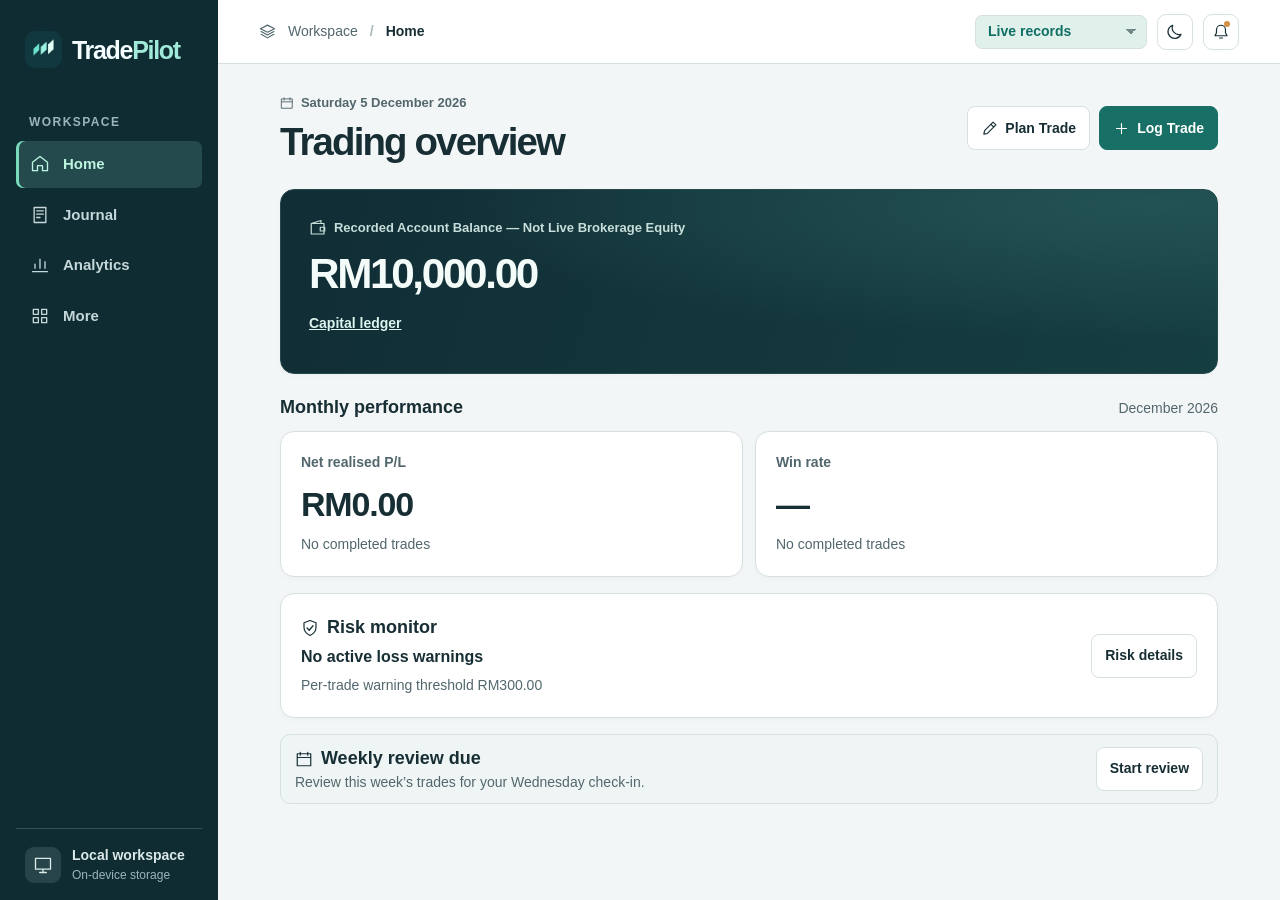
<file: index.html>
<!doctype html><html lang="en"><head><meta charset="utf-8"><meta http-equiv="Content-Security-Policy" content="default-src 'self'; script-src 'self'; style-src 'self' 'unsafe-inline'; img-src 'self' data:; connect-src 'self'; worker-src 'self'; object-src 'none'; base-uri 'self'; form-action 'none'"><meta name="viewport" content="width=device-width,initial-scale=1,viewport-fit=cover"><meta name="theme-color" content="#102d34"><meta name="description" content="Your private FCPO trading journal, risk monitor and performance workspace."><link rel="icon" href="./icon-192.png"><link rel="apple-touch-icon" href="./icon-192.png"><link rel="manifest" href="./manifest.webmanifest"><link rel="stylesheet" href="./style.css"><title>TradePilot · Trading workspace</title></head><body><div id="app"><p>Opening your workspace…</p></div><dialog id="modal" aria-labelledby="dialog-title"></dialog><div id="toast" role="status" aria-live="polite"></div><script type="module" src="./ui/app.js"></script></body></html>
</file>
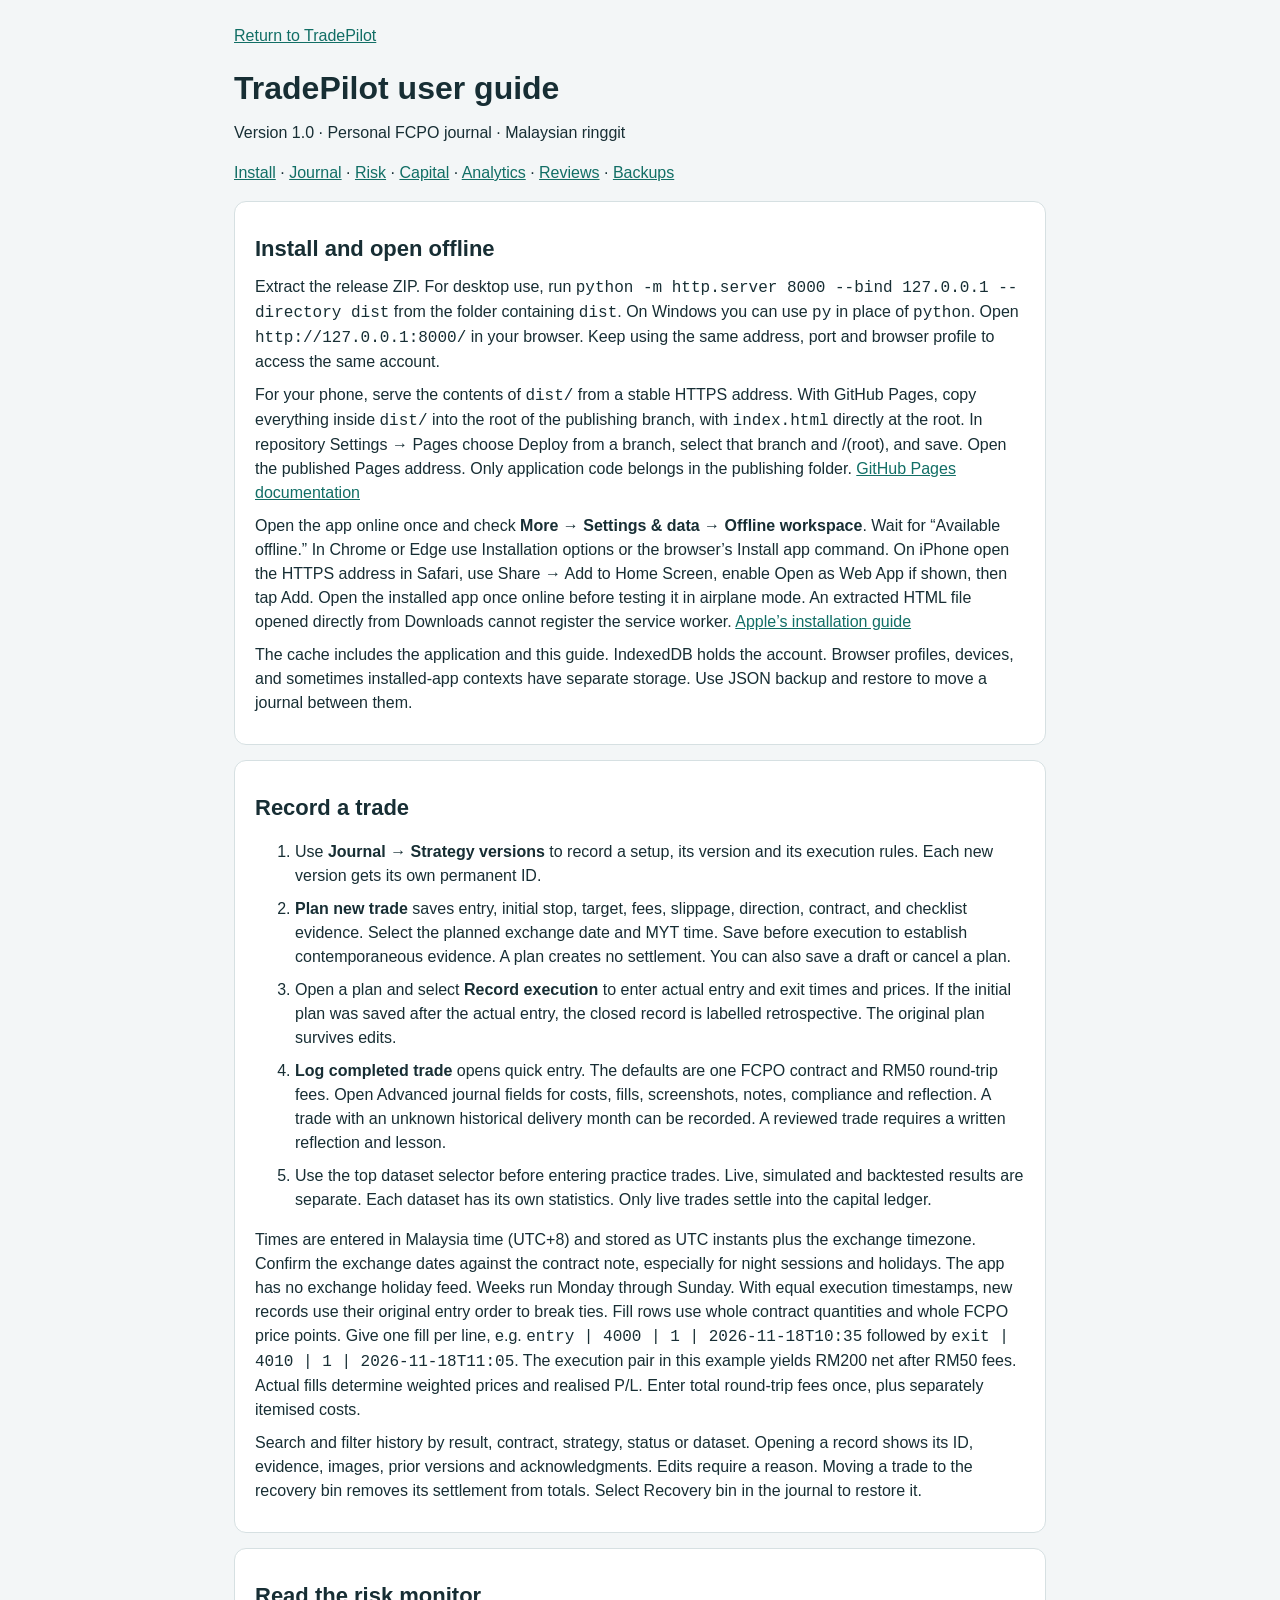
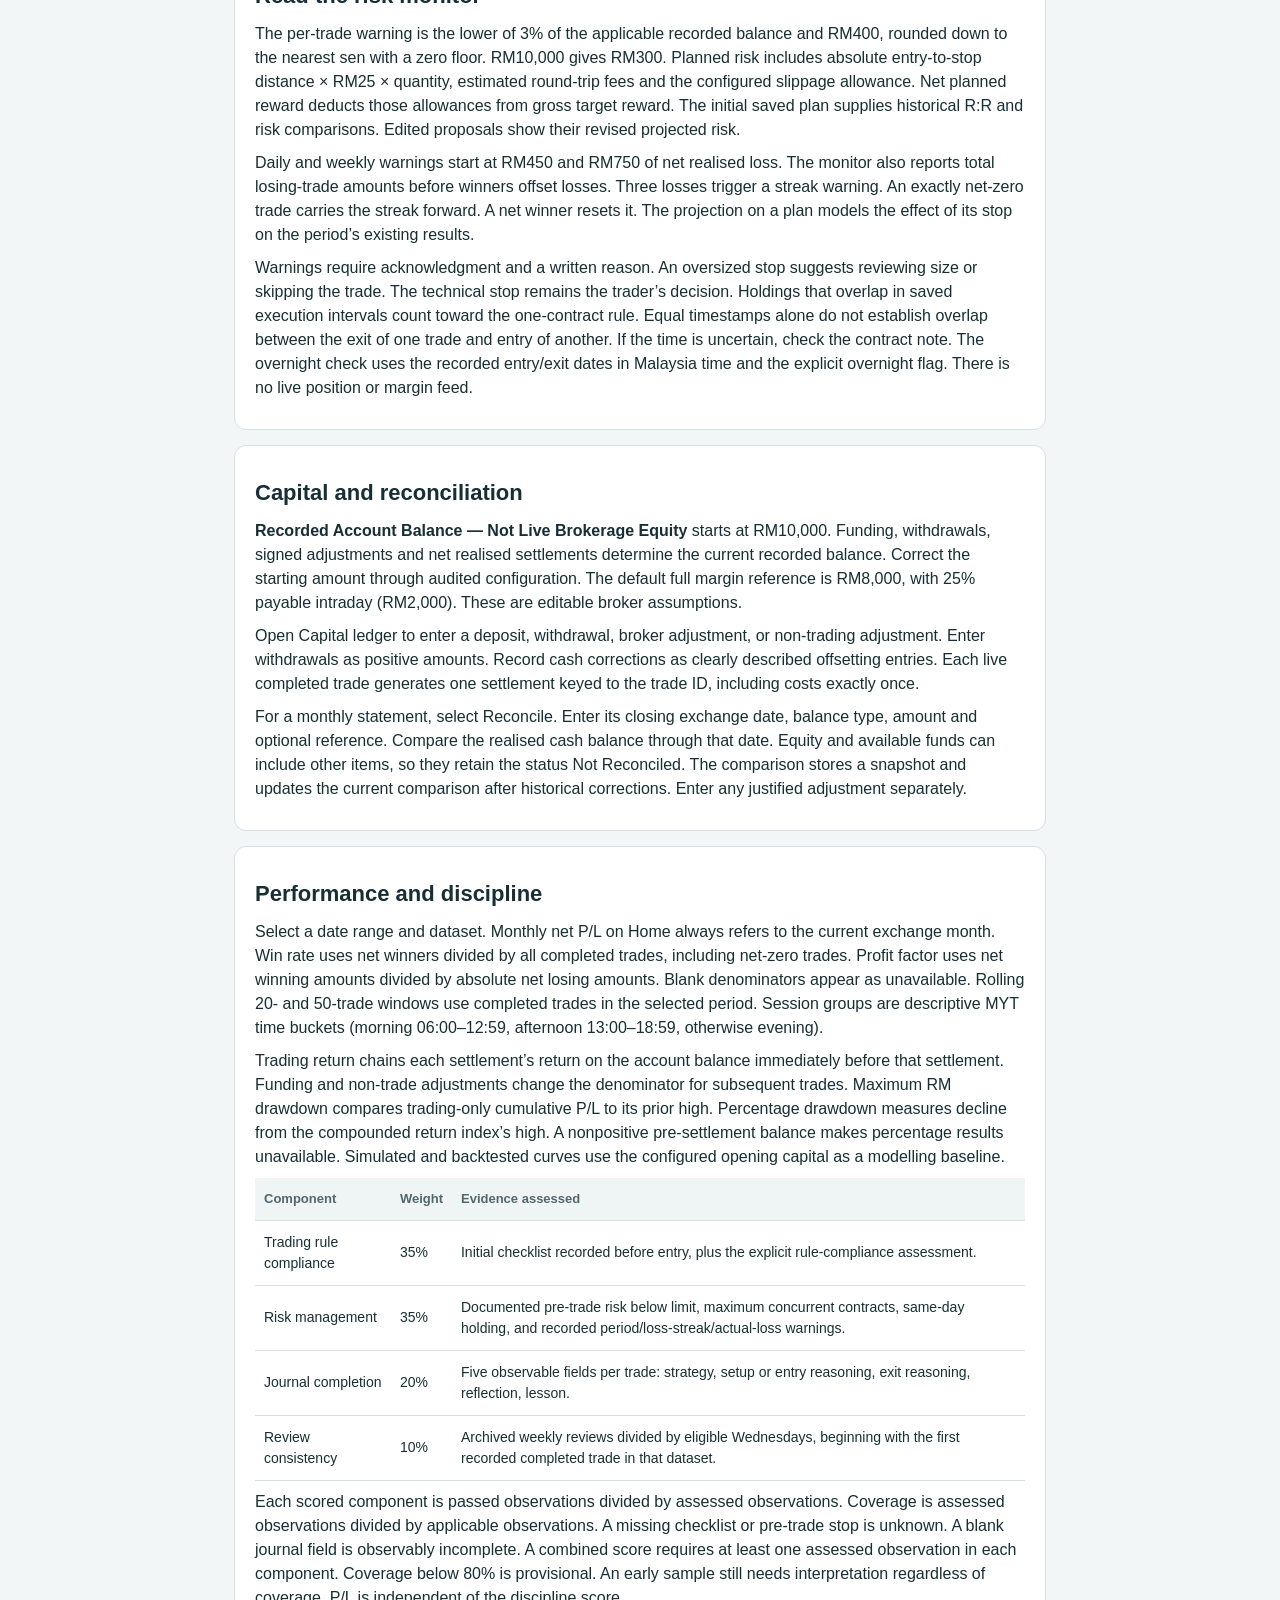
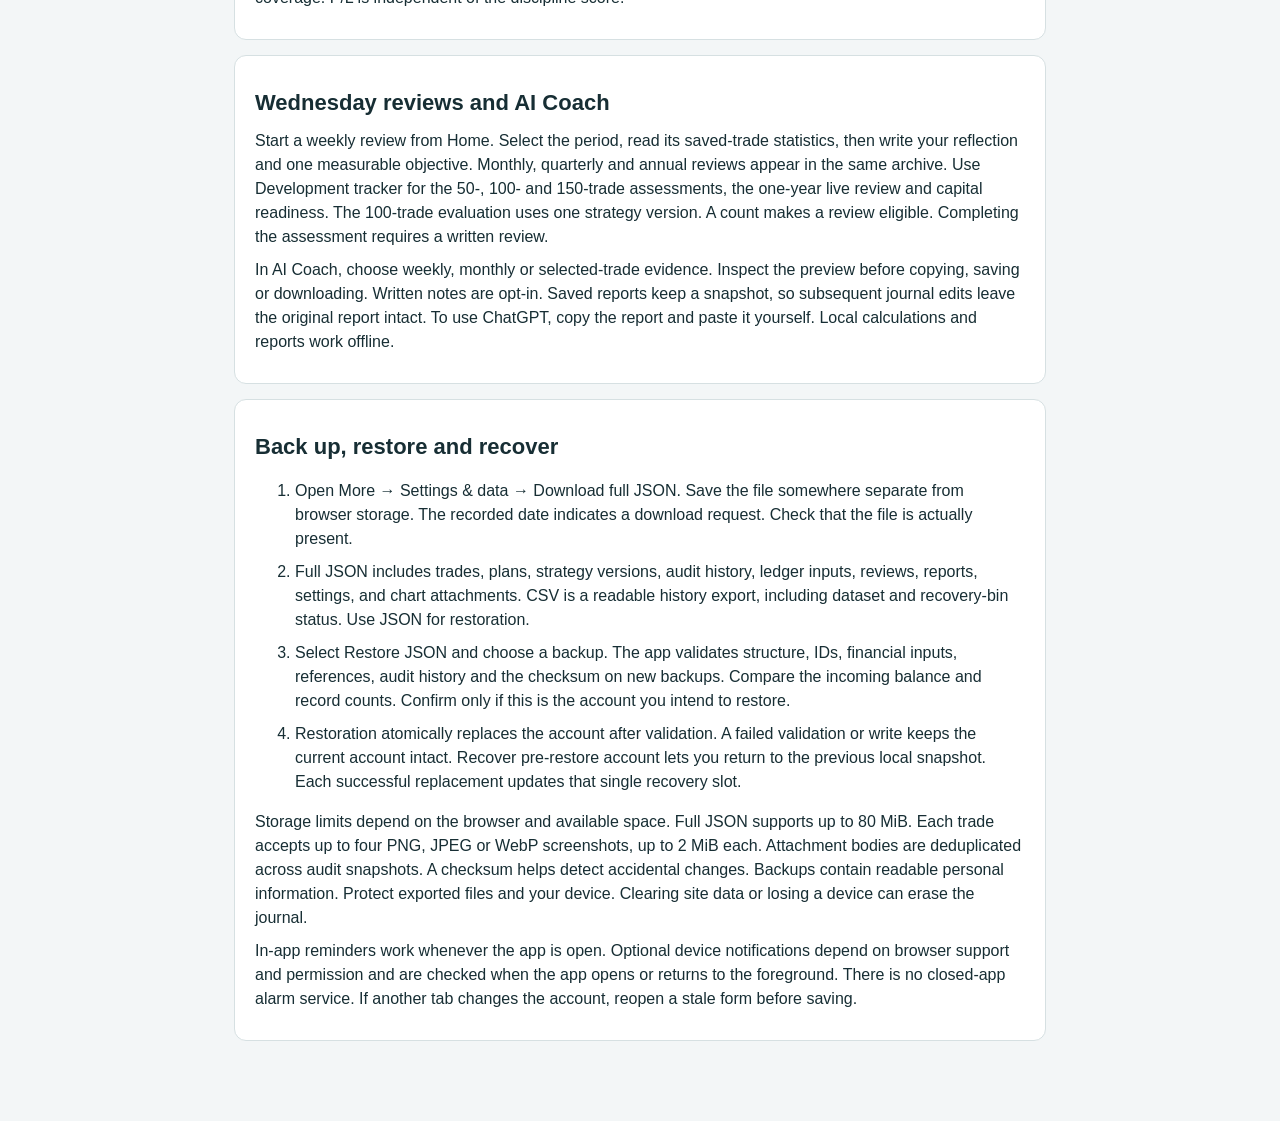
<file: guide.html>
<!doctype html>
<html lang="en"><head><meta charset="utf-8"><meta name="viewport" content="width=device-width,initial-scale=1"><meta name="theme-color" content="#102d34"><link rel="icon" href="./icon-192.png"><link rel="stylesheet" href="./style.css"><title>TradePilot · Installation and user guide</title></head><body><main class="guide">
<a href="./">Return to TradePilot</a><h1>TradePilot user guide</h1>
<p>Version 1.0 · Personal FCPO journal · Malaysian ringgit</p>
<nav aria-label="Guide sections"><a href="#install">Install</a> · <a href="#journal">Journal</a> · <a href="#risk">Risk</a> · <a href="#ledger">Capital</a> · <a href="#analytics">Analytics</a> · <a href="#reviews">Reviews</a> · <a href="#backup">Backups</a></nav>
<section id="install"><h2>Install and open offline</h2>
<p>Extract the release ZIP. For desktop use, run <code>python -m http.server 8000 --bind 127.0.0.1 --directory dist</code> from the folder containing <code>dist</code>. On Windows you can use <code>py</code> in place of <code>python</code>. Open <code>http://127.0.0.1:8000/</code> in your browser. Keep using the same address, port and browser profile to access the same account.</p>
<p>For your phone, serve the contents of <code>dist/</code> from a stable HTTPS address. With GitHub Pages, copy everything inside <code>dist/</code> into the root of the publishing branch, with <code>index.html</code> directly at the root. In repository Settings → Pages choose Deploy from a branch, select that branch and /(root), and save. Open the published Pages address. Only application code belongs in the publishing folder. <a href="https://docs.github.com/en/pages/getting-started-with-github-pages/configuring-a-publishing-source-for-your-github-pages-site" rel="noreferrer">GitHub Pages documentation</a></p>
<p>Open the app online once and check <strong>More → Settings &amp; data → Offline workspace</strong>. Wait for “Available offline.” In Chrome or Edge use Installation options or the browser’s Install app command. On iPhone open the HTTPS address in Safari, use Share → Add to Home Screen, enable Open as Web App if shown, then tap Add. Open the installed app once online before testing it in airplane mode. An extracted HTML file opened directly from Downloads cannot register the service worker. <a href="https://support.apple.com/guide/iphone/open-as-web-app-iphea86e5236/ios" rel="noreferrer">Apple’s installation guide</a></p>
<p>The cache includes the application and this guide. IndexedDB holds the account. Browser profiles, devices, and sometimes installed-app contexts have separate storage. Use JSON backup and restore to move a journal between them.</p></section>
<section id="journal"><h2>Record a trade</h2>
<ol><li>Use <strong>Journal → Strategy versions</strong> to record a setup, its version and its execution rules. Each new version gets its own permanent ID.</li>
<li><strong>Plan new trade</strong> saves entry, initial stop, target, fees, slippage, direction, contract, and checklist evidence. Select the planned exchange date and MYT time. Save before execution to establish contemporaneous evidence. A plan creates no settlement. You can also save a draft or cancel a plan.</li>
<li>Open a plan and select <strong>Record execution</strong> to enter actual entry and exit times and prices. If the initial plan was saved after the actual entry, the closed record is labelled retrospective. The original plan survives edits.</li>
<li><strong>Log completed trade</strong> opens quick entry. The defaults are one FCPO contract and RM50 round-trip fees. Open Advanced journal fields for costs, fills, screenshots, notes, compliance and reflection. A trade with an unknown historical delivery month can be recorded. A reviewed trade requires a written reflection and lesson.</li>
<li>Use the top dataset selector before entering practice trades. Live, simulated and backtested results are separate. Each dataset has its own statistics. Only live trades settle into the capital ledger.</li></ol>
<p>Times are entered in Malaysia time (UTC+8) and stored as UTC instants plus the exchange timezone. Confirm the exchange dates against the contract note, especially for night sessions and holidays. The app has no exchange holiday feed. Weeks run Monday through Sunday. With equal execution timestamps, new records use their original entry order to break ties. Fill rows use whole contract quantities and whole FCPO price points. Give one fill per line, e.g. <code>entry | 4000 | 1 | 2026-11-18T10:35</code> followed by <code>exit | 4010 | 1 | 2026-11-18T11:05</code>. The execution pair in this example yields RM200 net after RM50 fees. Actual fills determine weighted prices and realised P/L. Enter total round-trip fees once, plus separately itemised costs.</p>
<p>Search and filter history by result, contract, strategy, status or dataset. Opening a record shows its ID, evidence, images, prior versions and acknowledgments. Edits require a reason. Moving a trade to the recovery bin removes its settlement from totals. Select Recovery bin in the journal to restore it.</p></section>
<section id="risk"><h2>Read the risk monitor</h2>
<p>The per-trade warning is the lower of 3% of the applicable recorded balance and RM400, rounded down to the nearest sen with a zero floor. RM10,000 gives RM300. Planned risk includes absolute entry-to-stop distance × RM25 × quantity, estimated round-trip fees and the configured slippage allowance. Net planned reward deducts those allowances from gross target reward. The initial saved plan supplies historical R:R and risk comparisons. Edited proposals show their revised projected risk.</p>
<p>Daily and weekly warnings start at RM450 and RM750 of net realised loss. The monitor also reports total losing-trade amounts before winners offset losses. Three losses trigger a streak warning. An exactly net-zero trade carries the streak forward. A net winner resets it. The projection on a plan models the effect of its stop on the period’s existing results.</p>
<p>Warnings require acknowledgment and a written reason. An oversized stop suggests reviewing size or skipping the trade. The technical stop remains the trader’s decision. Holdings that overlap in saved execution intervals count toward the one-contract rule. Equal timestamps alone do not establish overlap between the exit of one trade and entry of another. If the time is uncertain, check the contract note. The overnight check uses the recorded entry/exit dates in Malaysia time and the explicit overnight flag. There is no live position or margin feed.</p></section>
<section id="ledger"><h2>Capital and reconciliation</h2>
<p><strong>Recorded Account Balance — Not Live Brokerage Equity</strong> starts at RM10,000. Funding, withdrawals, signed adjustments and net realised settlements determine the current recorded balance. Correct the starting amount through audited configuration. The default full margin reference is RM8,000, with 25% payable intraday (RM2,000). These are editable broker assumptions.</p><p>Open Capital ledger to enter a deposit, withdrawal, broker adjustment, or non-trading adjustment. Enter withdrawals as positive amounts. Record cash corrections as clearly described offsetting entries. Each live completed trade generates one settlement keyed to the trade ID, including costs exactly once.</p>
<p>For a monthly statement, select Reconcile. Enter its closing exchange date, balance type, amount and optional reference. Compare the realised cash balance through that date. Equity and available funds can include other items, so they retain the status Not Reconciled. The comparison stores a snapshot and updates the current comparison after historical corrections. Enter any justified adjustment separately.</p></section>
<section id="analytics"><h2>Performance and discipline</h2>
<p>Select a date range and dataset. Monthly net P/L on Home always refers to the current exchange month. Win rate uses net winners divided by all completed trades, including net-zero trades. Profit factor uses net winning amounts divided by absolute net losing amounts. Blank denominators appear as unavailable. Rolling 20- and 50-trade windows use completed trades in the selected period. Session groups are descriptive MYT time buckets (morning 06:00–12:59, afternoon 13:00–18:59, otherwise evening).</p>
<p>Trading return chains each settlement’s return on the account balance immediately before that settlement. Funding and non-trade adjustments change the denominator for subsequent trades. Maximum RM drawdown compares trading-only cumulative P/L to its prior high. Percentage drawdown measures decline from the compounded return index’s high. A nonpositive pre-settlement balance makes percentage results unavailable. Simulated and backtested curves use the configured opening capital as a modelling baseline.</p>
<table><thead><tr><th>Component</th><th>Weight</th><th>Evidence assessed</th></tr></thead><tbody>
<tr><td>Trading rule compliance</td><td>35%</td><td>Initial checklist recorded before entry, plus the explicit rule-compliance assessment.</td></tr>
<tr><td>Risk management</td><td>35%</td><td>Documented pre-trade risk below limit, maximum concurrent contracts, same-day holding, and recorded period/loss-streak/actual-loss warnings.</td></tr>
<tr><td>Journal completion</td><td>20%</td><td>Five observable fields per trade: strategy, setup or entry reasoning, exit reasoning, reflection, lesson.</td></tr>
<tr><td>Review consistency</td><td>10%</td><td>Archived weekly reviews divided by eligible Wednesdays, beginning with the first recorded completed trade in that dataset.</td></tr></tbody></table>
<p>Each scored component is passed observations divided by assessed observations. Coverage is assessed observations divided by applicable observations. A missing checklist or pre-trade stop is unknown. A blank journal field is observably incomplete. A combined score requires at least one assessed observation in each component. Coverage below 80% is provisional. An early sample still needs interpretation regardless of coverage. P/L is independent of the discipline score.</p></section>
<section id="reviews"><h2>Wednesday reviews and AI Coach</h2>
<p>Start a weekly review from Home. Select the period, read its saved-trade statistics, then write your reflection and one measurable objective. Monthly, quarterly and annual reviews appear in the same archive. Use Development tracker for the 50-, 100- and 150-trade assessments, the one-year live review and capital readiness. The 100-trade evaluation uses one strategy version. A count makes a review eligible. Completing the assessment requires a written review.</p>
<p>In AI Coach, choose weekly, monthly or selected-trade evidence. Inspect the preview before copying, saving or downloading. Written notes are opt-in. Saved reports keep a snapshot, so subsequent journal edits leave the original report intact. To use ChatGPT, copy the report and paste it yourself. Local calculations and reports work offline.</p></section>
<section id="backup"><h2>Back up, restore and recover</h2>
<ol><li>Open More → Settings &amp; data → Download full JSON. Save the file somewhere separate from browser storage. The recorded date indicates a download request. Check that the file is actually present.</li>
<li>Full JSON includes trades, plans, strategy versions, audit history, ledger inputs, reviews, reports, settings, and chart attachments. CSV is a readable history export, including dataset and recovery-bin status. Use JSON for restoration.</li>
<li>Select Restore JSON and choose a backup. The app validates structure, IDs, financial inputs, references, audit history and the checksum on new backups. Compare the incoming balance and record counts. Confirm only if this is the account you intend to restore.</li>
<li>Restoration atomically replaces the account after validation. A failed validation or write keeps the current account intact. Recover pre-restore account lets you return to the previous local snapshot. Each successful replacement updates that single recovery slot.</li></ol>
<p>Storage limits depend on the browser and available space. Full JSON supports up to 80 MiB. Each trade accepts up to four PNG, JPEG or WebP screenshots, up to 2 MiB each. Attachment bodies are deduplicated across audit snapshots. A checksum helps detect accidental changes. Backups contain readable personal information. Protect exported files and your device. Clearing site data or losing a device can erase the journal.</p>
<p>In-app reminders work whenever the app is open. Optional device notifications depend on browser support and permission and are checked when the app opens or returns to the foreground. There is no closed-app alarm service. If another tab changes the account, reopen a stale form before saving.</p></section></main></body></html>
</file>
<file: style.css>
:root{font-family:Inter,"Segoe UI",Arial,sans-serif;font-size:16px;--bg:#f3f6f7;--card:#fff;--ink:#172e34;--muted:#52676d;--line:#d6e0e2;--soft:#eff5f4;--accent:#116e65;--faint:#e0f1eb;--shadow:0 2px 6px #0c263206;--side:#102c33;color-scheme:light}
[data-theme=dark]{--bg:#101e24;--card:#172a30;--ink:#e7f1f1;--muted:#b1c3c5;--line:#35484d;--soft:#1b3539;--accent:#87e2c9;--faint:#26443f;--side:#0d2228;color-scheme:dark}
*{box-sizing:border-box}body{margin:0;background:var(--bg);color:var(--ink);line-height:1.5}button,a,input,select,textarea{font:inherit}button,a{touch-action:manipulation}button,a[href]{cursor:pointer}button{color:inherit}button:disabled{opacity:.6;cursor:wait}button:focus-visible,a:focus-visible,summary:focus-visible,input:focus-visible,textarea:focus-visible,select:focus-visible{outline:3px solid #d89036;outline-offset:3px}h1,h2,h3,p{margin:0}svg.icon{flex-shrink:0}a{color:var(--accent)}[hidden]{display:none!important}
aside{background:var(--side);color:#dbe9e9;position:fixed;inset:0 auto 0 0;width:218px;display:flex;flex-direction:column;padding:30px 16px 16px;z-index:2}
.brand{display:flex;align-items:center;gap:0;font-size:25px;line-height:1.2;font-weight:720;letter-spacing:-1.3px;text-decoration:none;color:#f5ffff;padding:1px 9px 32px}.brand img{width:37px;height:37px;border-radius:10px;margin-right:10px}.brand span{color:#a1e9d8}
.navlabel{font-size:12px;font-weight:650;letter-spacing:.12em;text-transform:uppercase;color:#9cb4b8;margin:13px 13px 10px}.secondary{border-top:1px solid #375057;padding-top:25px;margin-top:22px}
aside nav,.sideactions{display:grid;gap:4px}aside nav a,aside .btn{display:flex;align-items:center;gap:13px;text-decoration:none;color:#c5d7d9;border:0;border-radius:7px;padding:12px 14px;font-size:15px;font-weight:550;background:transparent}aside nav a[aria-current]{background:#244a4e;color:#bcf5df;box-shadow:inset 3px 0 #78d9bb}aside nav a:hover,aside .btn:hover{background:#203d43}aside .btn{font-size:14px;padding:9px 13px;font-weight:450;text-align:left;justify-content:flex-start}.sidefoot{display:flex;gap:11px;align-items:center;margin-top:auto;padding:16px 9px 0;border-top:1px solid #395057}.sidefoot b,.sidefoot small{display:block}.sidefoot b{font-size:14px}.sidefoot small{color:#9cb6b9;font-size:12px}.device-icon{display:grid;place-items:center;width:36px;height:36px;background:#27444a;border-radius:9px}
.workspace{margin-left:218px}.top{height:64px;border-bottom:1px solid var(--line);background:var(--card);display:flex;justify-content:space-between;align-items:center;padding:0 clamp(20px,3.2vw,54px)}.crumb,.toptools,.actions,.sectionline,.curve-title,.herolabel,.herotag,.date,.kpihead,.panelhead h2,.notice,.herofoot,.axis,.btn{display:flex;align-items:center}.crumb{gap:12px;color:var(--muted);font-size:14px}.crumb b{color:#a8b7b9}.crumb strong{color:var(--ink);font-weight:600}.toptools{gap:10px}.toptools label{display:block;font-size:0}.toptools select{font-size:14px;padding:6px 28px 6px 12px;color:var(--accent);background-color:var(--faint);border:1px solid var(--line);min-height:34px;font-weight:600}.iconbtn{width:36px;height:36px;display:grid;place-items:center;background:var(--card);border:1px solid var(--line);border-radius:9px}.reminder{position:relative}.reminder i{position:absolute;width:6px;height:6px;border-radius:50%;right:8px;top:6px;background:#d48e46}
main{max-width:1680px;margin:auto;padding:clamp(22px,2.3vw,38px) clamp(18px,3.2vw,54px) 50px}.titlearea{display:flex;justify-content:space-between;align-items:center;gap:15px;flex-wrap:wrap;margin-bottom:26px}.date{gap:7px;font-size:13px;color:var(--muted);font-weight:550}.titlearea h1{font-size:clamp(29px,3vw,46px);line-height:1.13;letter-spacing:-.048em;margin:7px 0 6px;font-weight:680}.titlearea p{font-size:15px;color:var(--muted)}.actions{gap:9px;flex-wrap:wrap}.btn{justify-content:center;gap:7px;font-size:14px;font-weight:600;border:1px solid var(--line);border-radius:8px;background:var(--card);padding:9px 13px;min-height:40px;line-height:1.25}.btn:hover,.iconbtn:hover{border-color:var(--accent)}.primary{color:white;background:#176f65;border-color:#176f65}.small{min-height:32px;padding:6px 10px;font-size:13px}.danger{color:#ac4940}.sectionline,.panelhead,.hero-head,.herofoot,.axis,.curve-title{justify-content:space-between;gap:12px}.sectionline{margin:20px 0 13px;flex-wrap:wrap}.sectionline h2,.panelhead h2{font-size:18px;font-weight:650;letter-spacing:-.025em;gap:8px}.sectionline>span{color:var(--muted);font-size:14px}.segments{display:flex;background:var(--soft);padding:3px;border:1px solid var(--line);border-radius:8px}.segments button{background:none;border:0;padding:4px 11px;border-radius:5px;color:var(--muted);font-size:13px}.segments button[aria-pressed=true]{background:var(--card);color:var(--ink);font-weight:650;box-shadow:0 1px 4px #24393e22}
.hero-grid{display:grid;grid-template-columns:minmax(0,1.86fr) minmax(235px,1fr);gap:16px}.hero,.panel,.sidecard,.kpi,.toolcard{border:1px solid var(--line);border-radius:14px;box-shadow:var(--shadow);min-width:0}.hero{background:radial-gradient(ellipse at 93% 8%,#245354 0%,transparent 57%),linear-gradient(108deg,#112d35,#153e42);color:#f3fcf8;padding:22px 24px 13px;border-color:#25494b;display:flex;flex-direction:column;overflow:hidden}.hero-head{display:flex;align-items:flex-start}.herolabel{gap:7px;color:#c8deda;font-size:13px;font-weight:570}.herotag{gap:5px;white-space:nowrap;background:#ffffff0b;border:1px solid #ffffff34;border-radius:20px;padding:3px 8px;font-size:12px;color:#d3ece6}.balance{font-size:clamp(35px,3.3vw,55px);letter-spacing:-.055em;font-weight:620;line-height:1.12;margin:10px 0 14px;font-variant-numeric:tabular-nums}.curve{margin:auto 0 10px}.curve-title{font-size:12px;color:#d0e4e0;margin-bottom:6px}.curve-title span{display:flex;align-items:center;gap:6px}.curve-title i{width:14px;height:3px;border-radius:3px;background:#78dfc3}.curve-title small,.axis{font-size:12px;color:#b8d1cd}.curve svg{display:block;width:100%;height:110px}.axis{margin-left:6.5%}.herofoot{font-size:13px;color:#bdd6d3;border-top:1px solid #ffffff25;padding-top:9px}.herofoot strong{color:#c8f2e4;margin-left:6px}.herolink{background:transparent;color:#ddf5ee;border:0;padding:5px;min-height:32px;font-size:13px}
.sidecard,.panel,.kpi,.toolcard{background:var(--card)}.sidecard,.panel{padding:20px}.panel{margin:16px 0}.panelhead,.riskline>div:first-child{display:flex;justify-content:space-between;align-items:center;gap:8px}.panelhead{margin-bottom:12px}.panelhead h2 .icon{color:var(--accent)}.riskline{margin-top:17px}.riskline>div:first-child{font-size:14px}.riskline strong,.pairs dd{font-variant-numeric:tabular-nums}.meter{height:5px;background:var(--soft);border-radius:6px;margin:7px 0 3px;overflow:hidden;border:1px solid var(--line)}.meter i{display:block;background:#428f80;height:100%;border-radius:6px}.riskline small,.kpi small,.milestone small{color:var(--muted);font-size:12px}.kpis,.toolgrid{display:grid;grid-template-columns:repeat(4,minmax(0,1fr));gap:13px;margin-top:16px}.kpi{padding:16px;text-align:left}.kpihead{gap:9px;font-size:14px;font-weight:580;color:var(--muted)}.iconbox{display:inline-grid;place-items:center;width:32px;height:32px;border-radius:9px;background:var(--faint);color:var(--accent);flex-shrink:0}.kpi strong{font-size:clamp(23px,2vw,34px);line-height:1.3;display:block;margin:10px 0 2px;letter-spacing:-.045em}.kpi:hover,.toolcard:hover{border-color:var(--accent)}.twocol{display:grid;grid-template-columns:repeat(2,minmax(0,1fr));gap:16px}.twocol>.panel{margin-bottom:0}.pairs{margin:4px 0}.pairs>div{display:flex;justify-content:space-between;gap:12px;padding:9px 0;border-bottom:1px solid var(--line);font-size:14px}.pairs>div:last-child{border-bottom:0}.pairs dt{color:var(--muted)}.pairs dd{margin:0;text-align:right;font-weight:575;overflow-wrap:anywhere}.notice{border:1px solid var(--line);border-radius:10px;background:var(--soft);margin-top:16px;padding:10px 14px;gap:10px;font-size:14px}.notice .btn{margin-left:auto}.mobile{display:none}
label{display:flex;flex-direction:column;gap:5px;font-size:14px;font-weight:550;min-width:0}input,select,textarea{background-color:var(--card);color:var(--ink);border:1px solid var(--line);border-radius:7px;padding:9px 10px;min-width:0;width:100%;font-size:16px;line-height:1.4}select{appearance:none;background-image:linear-gradient(45deg,transparent 50%,#72898a 50%),linear-gradient(135deg,#72898a 50%,transparent 50%);background-position:calc(100% - 15px) 50%,calc(100% - 10px) 50%;background-size:5px 5px;background-repeat:no-repeat;padding-right:30px}textarea{resize:vertical}.tick{display:flex;flex-direction:row;align-items:center;gap:8px;align-self:end;min-height:42px}.tick input{width:18px;height:18px;accent-color:#15796d}.formgrid,.filterbar{display:grid;grid-template-columns:repeat(2,minmax(0,1fr));gap:13px}.filterbar{grid-template-columns:repeat(auto-fit,minmax(140px,1fr));padding:8px 0 18px}.badge{display:inline-flex;align-items:center;align-self:center;font-size:12px;color:var(--accent);background:var(--faint);border-radius:20px;padding:4px 9px;font-weight:600}.empty{display:grid;place-items:center;text-align:center;gap:5px;padding:30px 15px;color:var(--muted);border:1px dashed var(--line);border-radius:9px;background:var(--bg);font-size:14px}.empty strong{color:var(--ink);font-size:16px}.empty svg{color:var(--accent);margin-bottom:3px}.scroll{overflow:auto;max-width:100%}table{width:100%;border-collapse:collapse;font-size:14px;text-align:left}th,td{padding:11px 9px;border-bottom:1px solid var(--line);vertical-align:middle}th{font-size:13px;background:var(--soft);color:var(--muted);font-weight:600}td{overflow-wrap:anywhere}.toolgrid{grid-template-columns:repeat(2,minmax(0,1fr))}.toolcard{padding:22px;display:grid;justify-items:start;gap:10px;text-align:left}.toolcard strong{font-size:19px}.toolcard>span:last-child,.hint{font-size:14px;color:var(--muted)}.hint{margin:10px 0 15px}.panel .actions{margin-top:12px}.milestone{display:flex;gap:12px;align-items:center;border-bottom:1px solid var(--line);padding:13px 0}.milestone strong,.milestone small{display:block}.milestone>div{flex:1}.milestone strong{font-size:15px}
dialog{background:var(--card);color:var(--ink);border:1px solid var(--line);padding:0;border-radius:14px;width:min(720px,95vw);max-height:91dvh;box-shadow:0 20px 80px #091b2944}dialog::backdrop{background:#0a252b88}dialog form{display:flex;flex-direction:column;max-height:90dvh}dialog header,dialog footer{display:flex;align-items:center;justify-content:space-between;gap:10px;padding:15px 21px;border-bottom:1px solid var(--line)}dialog h2{font-size:21px;letter-spacing:-.03em}.modalbody{overflow:auto;padding:4px 21px 18px}.modalbody>label,.modalbody>h3,.modalbody>.formgrid,.modalbody>.actions{margin-top:14px}dialog footer{border-top:1px solid var(--line);border-bottom:0}.error{color:#a34422;font-size:14px;font-weight:550}[data-theme=dark] .error{color:#ffa985}.calc,.alert{padding:10px 13px;background:var(--faint);border-radius:8px;margin-top:12px;font-size:14px}.alert{background:#fff0d8;color:#6a4513;border:1px solid #e9bd7a}.calc:empty{display:none}details{border-top:1px solid var(--line);margin-top:12px;padding-top:10px}summary{cursor:pointer;font-size:15px;font-weight:600;padding:5px 0}details .formgrid{margin:12px 0}.chartimg img{max-width:100%;height:auto}.modalbody pre,.reporttext{white-space:pre-wrap;overflow-wrap:anywhere;font:14px/1.6 ui-monospace,monospace;max-height:45vh;overflow:auto;background:var(--soft);border-radius:8px;padding:14px}#toast{position:fixed;bottom:20px;left:50%;transform:translateX(-50%);z-index:9;background:#193d40;color:white;border-radius:9px;box-shadow:var(--shadow);padding:10px 16px;max-width:90vw;pointer-events:none;opacity:0}#toast.active{opacity:1}
@media(min-width:1550px){aside{width:240px}.workspace{margin-left:240px}.curve svg{height:150px}}
@media(max-width:1080px){aside{width:185px;padding-inline:10px}.workspace{margin-left:185px}.hero-grid{grid-template-columns:minmax(0,1.5fr) minmax(225px,1fr)}.herotag{display:none}.kpi{padding:13px}.kpihead{gap:6px}.titlearea{align-items:flex-end}.sidecard,.panel{padding:16px}}
@media(max-width:800px){aside{display:none}.workspace{margin:0}.mobile{position:fixed;bottom:0;left:0;right:0;z-index:3;display:grid;grid-template-columns:repeat(4,minmax(0,1fr));background:var(--card);border-top:1px solid var(--line);padding:5px 3px max(5px,env(safe-area-inset-bottom))}.mobile a{display:grid;justify-items:center;gap:2px;padding:5px 0;border-radius:8px;color:var(--muted);text-decoration:none;font-size:12px;font-weight:560}.mobile a[aria-current]{background:var(--faint);color:var(--accent)}.workspace main{padding-bottom:94px}.top{height:55px}.crumb span{font-size:0}.crumb span:after{content:"TradePilot";font-size:16px;font-weight:680;letter-spacing:-.04em;color:var(--ink)}.crumb{gap:8px}#toast{bottom:80px}}
@media(max-width:600px){main{padding:18px 14px}.top{padding:0 14px}.toptools{gap:5px}.toptools select{font-size:12px}.hero-grid,.twocol,.toolgrid{grid-template-columns:1fr}.hero{padding:17px 16px 10px}.hero-grid,.twocol{gap:10px}.titlearea{margin-bottom:16px;gap:12px}.titlearea h1{font-size:32px}.titlearea p{font-size:14px}.titlearea .actions{width:100%}.titlearea .actions .btn{flex:1;padding:10px 6px;font-size:14px}.sectionline{margin:14px 0 8px}.sectionline h2,.panelhead h2{font-size:17px}.segments button{padding:5px 8px}.kpis{grid-template-columns:1fr 1fr;gap:9px;margin-top:10px}.balance{font-size:39px}.herolabel{font-size:12px}.curve svg{height:100px}.riskline{margin-top:11px}.sidecard{padding:15px}.sidecard .panelhead{margin-bottom:5px}.kpihead{font-size:13px}.pairs>div{font-size:13px}.formgrid{gap:10px}.filterbar{grid-template-columns:1fr 1fr}.notice{align-items:flex-start;flex-wrap:wrap}.notice span{flex:1;min-width:130px}.notice .btn{margin-left:0}.panel{margin:10px 0}.twocol>.panel{margin:0}.twocol{margin:10px 0}.btn{min-height:44px}.iconbtn{width:40px;height:40px}.small{min-height:36px}.modalbody{padding:3px 14px 15px}dialog header,dialog footer{padding:12px 14px}input[type=datetime-local],input[type=date],input[type=month]{max-width:100%}.tick{font-size:13px}}
@media(max-width:390px){.formgrid{grid-template-columns:1fr}.top .crumb strong,.top .crumb b{display:none}.kpihead .iconbox{width:25px;height:25px}.kpi strong{font-size:23px}}

.guide{max-width:900px;padding:24px clamp(16px,4vw,44px) 72px}.guide h1{margin-top:16px}.guide h2{margin:10px 0;font-size:22px}.guide nav{margin:16px 0}.guide section{background:var(--card);padding:20px;border:1px solid var(--line);border-radius:12px;margin:15px 0}.guide p,.guide li{margin:9px 0}.guide code{overflow-wrap:anywhere}.guide table{font-size:14px}.checklist{grid-column:1/-1;border:1px solid var(--line);border-radius:9px;padding:8px 12px}.checklist legend{font-size:14px;font-weight:600}.checklist label{min-height:34px}

.group-meter{display:block;height:4px;margin-top:5px;background:var(--soft);border-radius:3px;overflow:hidden}
.group-meter i{display:block;height:100%}.group-meter .gain{background:#478b7c}.group-meter .loss{background:#b66f4e}

.home-dashboard{max-width:1020px}
.home-dashboard .titlearea h1{margin-bottom:0}
.home-dashboard .actions .btn,.home-risk .btn,.home-review .btn{min-height:44px}
.home-balance{padding:clamp(18px,3vw,28px)}
.home-balance .balance{margin:12px 0 4px;overflow-wrap:anywhere}
.home-link{align-self:flex-start;display:inline-flex;align-items:center;min-height:44px;color:#ddf5ee;font-size:14px;font-weight:600}
.home-section{margin-top:20px}
.home-month-heading{display:flex;justify-content:space-between;align-items:baseline;gap:8px 16px;flex-wrap:wrap;margin-bottom:10px}
.home-month-heading span,.home-metric small,.home-risk small,.home-review p{color:var(--muted);font-size:14px}
.home-dashboard h2:not(.herolabel){font-size:18px;font-weight:650}
.home-metrics{display:grid;grid-template-columns:repeat(2,minmax(0,1fr));gap:12px}
.home-metric{margin:0;padding:clamp(12px,2vw,20px)}
.home-metric h3{font-size:14px;font-weight:600;color:var(--muted)}
.home-figure{display:block;margin:6px 0 2px;font-size:clamp(19px,3.1vw,34px);font-variant-numeric:tabular-nums;letter-spacing:-.035em;overflow-wrap:anywhere}
.home-figure[data-result=profit]{color:var(--accent)}
.home-figure[data-result=loss]{color:#a13933}
[data-theme=dark] .home-figure[data-result=loss]{color:#ffaca4}
.home-risk,.home-review{display:flex;justify-content:space-between;align-items:center;gap:10px 18px;flex-wrap:wrap}
.home-risk h2,.home-review h2{display:flex;align-items:center;gap:8px}
.home-risk p{margin:4px 0;font-weight:600}
.home-review .btn{margin-left:0}
.home-risk a.btn{text-decoration:none;color:var(--ink)}
.analytics-balance-chart{margin-top:12px;padding-bottom:16px}
.legacy-coach-link{margin-top:10px}
.legacy-coach-link a{display:inline-flex;align-items:center;min-height:44px}
@media(max-width:800px){
 .mobile a{min-height:48px;align-content:center}
 .workspace main{padding-bottom:calc(74px + env(safe-area-inset-bottom, 0px))}
}
</file>
